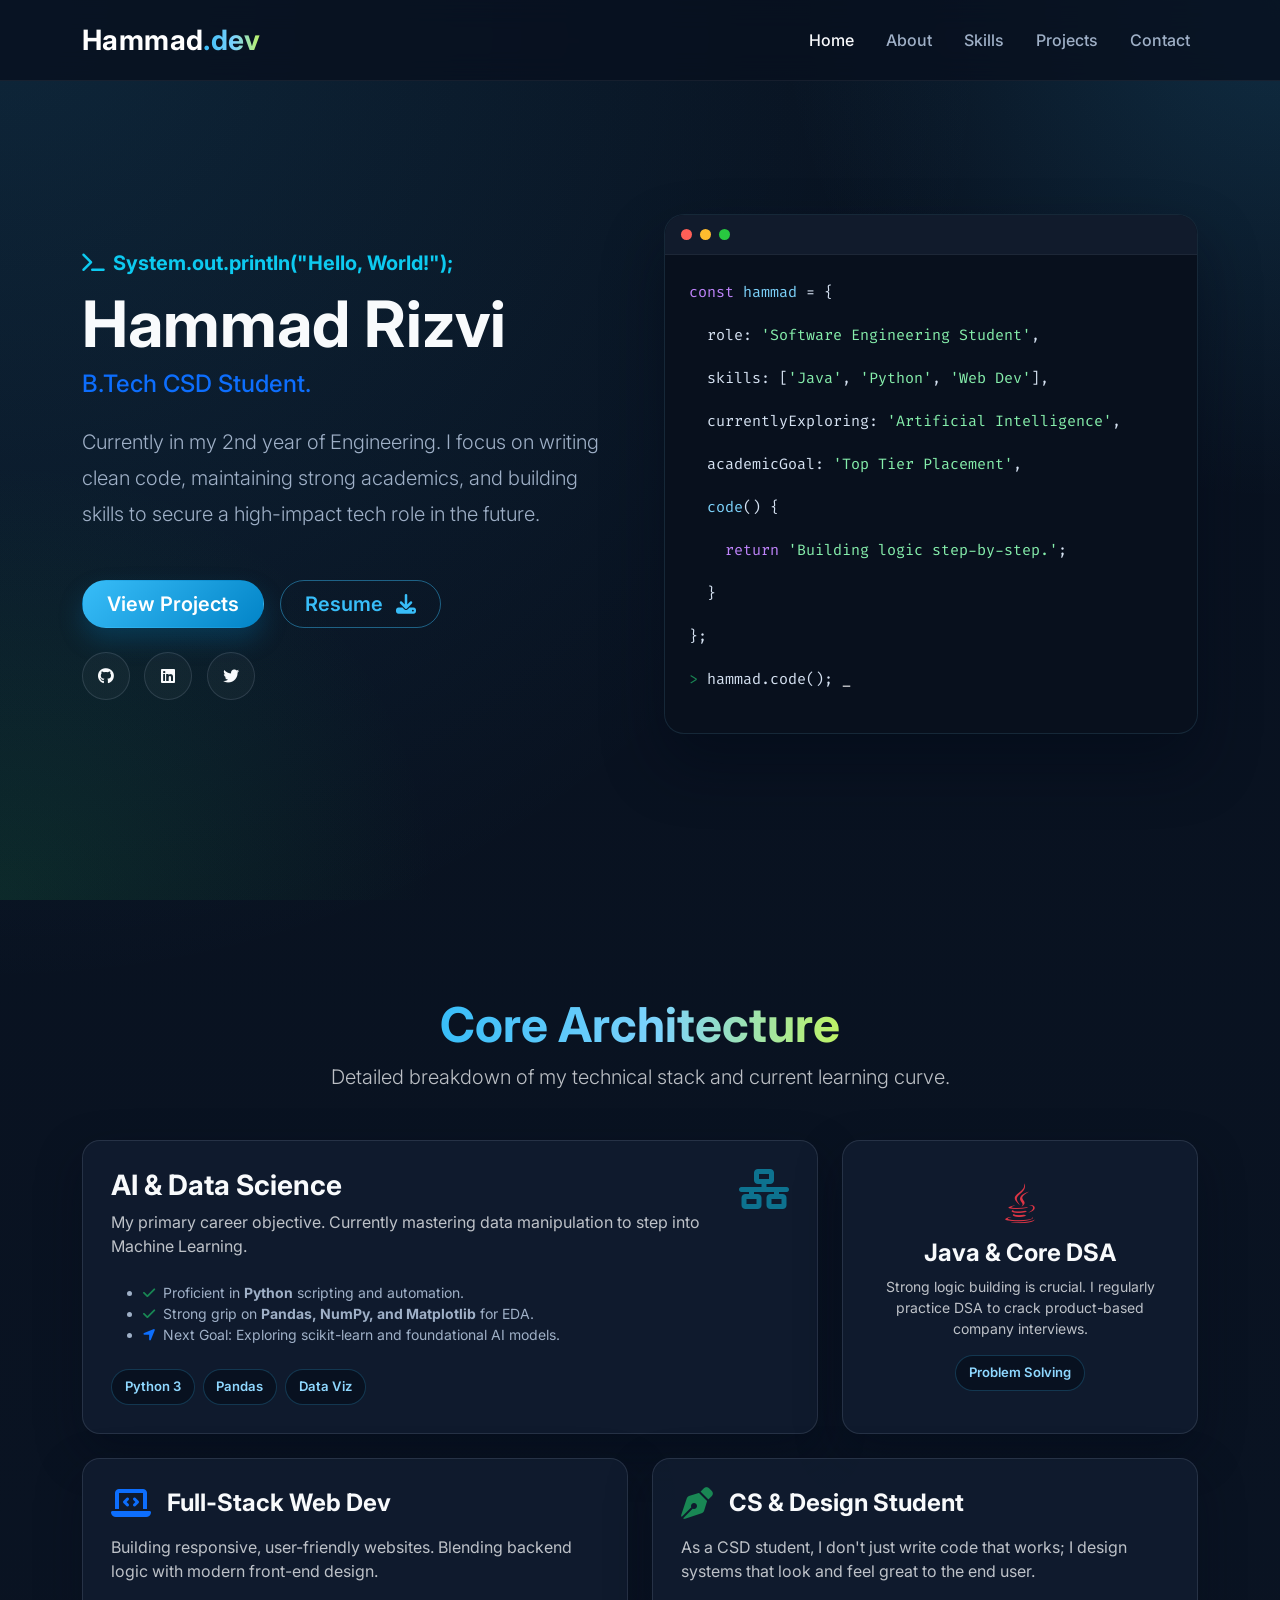
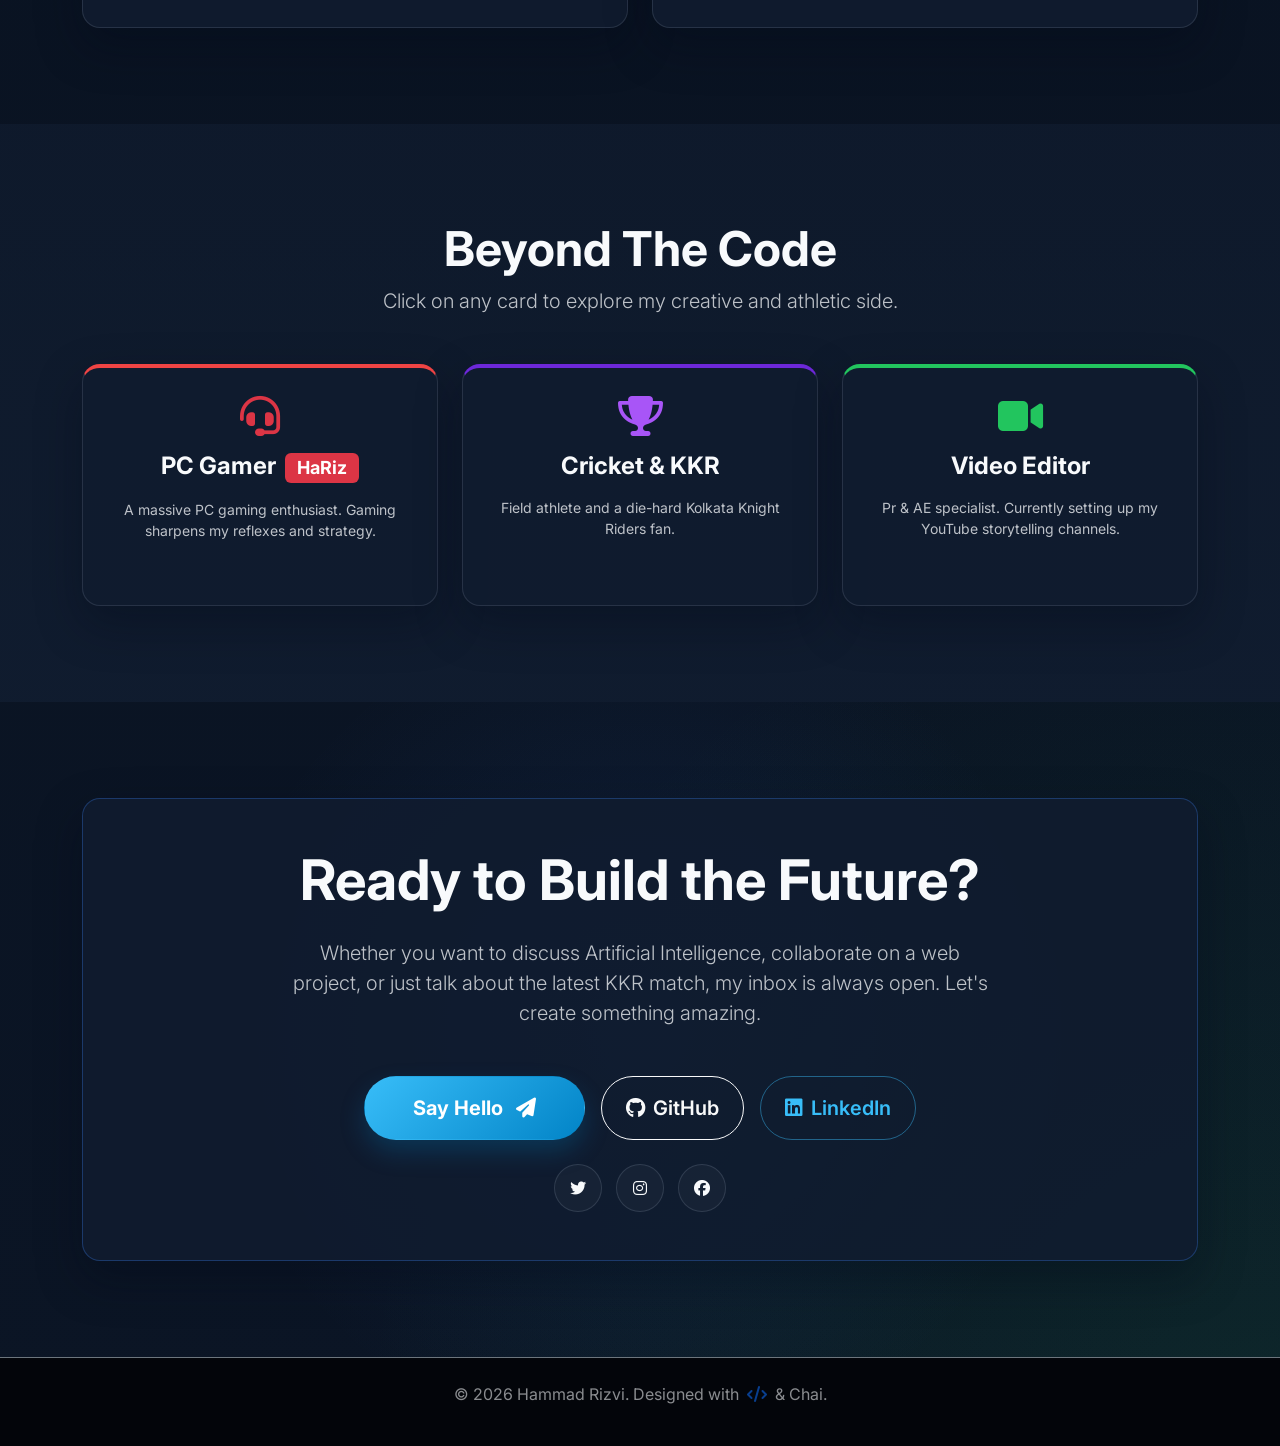
<file: index.html>
<!DOCTYPE html>
<html lang="en">
<head>
    <meta charset="UTF-8">
    <meta name="viewport" content="width=device-width, initial-scale=1.0">
    <meta name="description" content="Hammad Rizvi is a B.Tech CSD student building projects in AI, data science, Java, and web development.">
    <title>Hammad Rizvi | Portfolio</title>

    <link href="https://fonts.googleapis.com/css2?family=Inter:wght@300;400;500;700;800&family=Fira+Code:wght@400;500&display=swap" rel="stylesheet">
    <link href="https://cdn.jsdelivr.net/npm/bootstrap@5.3.2/dist/css/bootstrap.min.css" rel="stylesheet">
    <link rel="stylesheet" href="https://cdnjs.cloudflare.com/ajax/libs/font-awesome/6.5.1/css/all.min.css">
    <link href="https://unpkg.com/aos@2.3.1/dist/aos.css" rel="stylesheet">

    <link rel="stylesheet" href="assets/css/style.css">
    <link rel="icon" type="image/x-icon" href="assets/img/favicon.ico">
</head>
<body class="page-shell">

    <nav class="navbar navbar-expand-lg navbar-dark fixed-top glass-nav">
        <div class="container">
            <a class="navbar-brand fw-bold fs-3" href="index.html">Hammad<span class="text-gradient">.dev</span></a>
            <button class="navbar-toggler" type="button" data-bs-toggle="collapse" data-bs-target="#navbarNav" aria-label="Toggle navigation">
                <span class="navbar-toggler-icon"></span>
            </button>
            <div class="collapse navbar-collapse" id="navbarNav">
                <ul class="navbar-nav ms-auto gap-3">
                    <li class="nav-item"><a class="nav-link active" href="index.html">Home</a></li>
                    <li class="nav-item"><a class="nav-link" href="sections/about.html">About</a></li>
                    <li class="nav-item"><a class="nav-link" href="sections/skills.html">Skills</a></li>
                    <li class="nav-item"><a class="nav-link" href="sections/projects.html">Projects</a></li>
                    <li class="nav-item"><a class="nav-link" href="sections/contact.html">Contact</a></li>
                </ul>
            </div>
        </div>
    </nav>

    <header class="d-flex align-items-center vh-100 hero-bg">
        <div class="container text-center text-lg-start mt-5">
            <div class="row align-items-center g-5">
                <div class="col-lg-6" data-aos="fade-right" data-aos-duration="1200">
                    <p class="text-info fw-bold mb-2 fs-5"><i class="fas fa-terminal me-2"></i>System.out.println("Hello, World!");</p>
                    <h1 class="display-3 fw-bolder mb-2">Hammad Rizvi</h1>

                    <h2 class="h4 text-primary mb-4 hero-subtitle">
                        <span class="txt-rotate" data-period="2000" data-rotate='[ "B.Tech CSD Student.", "Exploring AI & Data Science.", "Java & DSA Problem Solver.", "Creative Web Developer." ]'></span>
                    </h2>

                    <p class="lead mb-5 intro-copy">Currently in my 2nd year of Engineering. I focus on writing clean code, maintaining strong academics, and building skills to secure a high-impact tech role in the future.</p>

                    <div class="d-flex flex-wrap gap-3 justify-content-center justify-content-lg-start mb-4">
                        <a href="sections/projects.html" class="btn btn-primary btn-lg px-4">View Projects</a>
                        <a href="assets/docs/Hammad_Rizvi_CV.pdf" target="_blank" rel="noreferrer" class="btn btn-outline-info btn-lg px-4">Resume <i class="fas fa-download ms-2"></i></a>
                    </div>

                    <div class="social-links">
                        <a href="https://github.com/hammadrizvi-dev" target="_blank" rel="noreferrer" class="social-link" aria-label="GitHub profile"><i class="fab fa-github"></i></a>
                        <a href="https://www.linkedin.com/in/hammadrizvi-dev" target="_blank" rel="noreferrer" class="social-link" aria-label="LinkedIn profile"><i class="fab fa-linkedin"></i></a>
                        <a href="https://x.com/hammadrizvi_dev" target="_blank" rel="noreferrer" class="social-link" aria-label="X profile"><i class="fab fa-twitter"></i></a>
                    </div>
                </div>

                <div class="col-lg-6 d-none d-lg-block" data-aos="fade-left" data-aos-duration="1200" data-aos-delay="200">
                    <div class="terminal-window">
                        <div class="terminal-header">
                            <div class="terminal-dot dot-red"></div>
                            <div class="terminal-dot dot-yellow"></div>
                            <div class="terminal-dot dot-green"></div>
                        </div>
                        <div class="terminal-body">
                            <p><span class="term-keyword">const</span> <span class="term-function">hammad</span> = {</p>
                            <p>&nbsp;&nbsp;role: <span class="term-string">'Software Engineering Student'</span>,</p>
                            <p>&nbsp;&nbsp;skills: [<span class="term-string">'Java'</span>, <span class="term-string">'Python'</span>, <span class="term-string">'Web Dev'</span>],</p>
                            <p>&nbsp;&nbsp;currentlyExploring: <span class="term-string">'Artificial Intelligence'</span>,</p>
                            <p>&nbsp;&nbsp;academicGoal: <span class="term-string">'Top Tier Placement'</span>,</p>
                            <p>&nbsp;&nbsp;<span class="term-function">code</span>() {</p>
                            <p>&nbsp;&nbsp;&nbsp;&nbsp;<span class="term-keyword">return</span> <span class="term-string">'Building logic step-by-step.'</span>;</p>
                            <p>&nbsp;&nbsp;}</p>
                            <p>};</p>
                            <p class="mt-3"><span class="text-success">&gt;</span> hammad.code(); <span class="text-light blink">_</span></p>
                        </div>
                    </div>
                </div>
            </div>
        </div>
    </header>

    <section class="py-5">
        <div class="container py-5">
            <div class="text-center mb-5" data-aos="fade-down">
                <h2 class="display-5 fw-bold"><span class="text-gradient">Core Architecture</span></h2>
                <p class="lead opacity-75">Detailed breakdown of my technical stack and current learning curve.</p>
            </div>

            <div class="row g-4">
                <div class="col-lg-8" data-aos="fade-up" data-aos-delay="100">
                    <div class="premium-card">
                        <div class="d-flex justify-content-between align-items-start mb-3">
                            <div>
                                <h3 class="fw-bold">AI & Data Science</h3>
                                <p class="opacity-75 mb-2">My primary career objective. Currently mastering data manipulation to step into Machine Learning.</p>
                            </div>
                            <i class="fas fa-network-wired text-info fs-1 opacity-50"></i>
                        </div>
                        <ul class="text-secondary small mb-4">
                            <li><i class="fas fa-check text-success me-2"></i>Proficient in <strong>Python</strong> scripting and automation.</li>
                            <li><i class="fas fa-check text-success me-2"></i>Strong grip on <strong>Pandas, NumPy, and Matplotlib</strong> for EDA.</li>
                            <li><i class="fas fa-location-arrow text-primary me-2"></i>Next Goal: Exploring scikit-learn and foundational AI models.</li>
                        </ul>
                        <div class="d-flex flex-wrap gap-2">
                            <span class="badge-tech">Python 3</span>
                            <span class="badge-tech">Pandas</span>
                            <span class="badge-tech">Data Viz</span>
                        </div>
                    </div>
                </div>

                <div class="col-lg-4" data-aos="fade-up" data-aos-delay="200">
                    <div class="premium-card text-center d-flex flex-column justify-content-center">
                        <i class="fab fa-java text-danger fs-1 mb-3"></i>
                        <h4 class="fw-bold">Java & Core DSA</h4>
                        <p class="small opacity-75 mb-3">Strong logic building is crucial. I regularly practice DSA to crack product-based company interviews.</p>
                        <span class="badge-tech mx-auto">Problem Solving</span>
                    </div>
                </div>

                <div class="col-lg-6" data-aos="fade-up" data-aos-delay="300">
                    <div class="premium-card">
                        <div class="d-flex align-items-center mb-3">
                            <i class="fas fa-laptop-code text-primary fs-2 me-3"></i>
                            <h4 class="fw-bold m-0">Full-Stack Web Dev</h4>
                        </div>
                        <p class="opacity-75">Building responsive, user-friendly websites. Blending backend logic with modern front-end design.</p>
                    </div>
                </div>

                <div class="col-lg-6" data-aos="fade-up" data-aos-delay="400">
                    <div class="premium-card">
                        <div class="d-flex align-items-center mb-3">
                            <i class="fas fa-pen-nib text-success fs-2 me-3"></i>
                            <h4 class="fw-bold m-0">CS & Design Student</h4>
                        </div>
                        <p class="opacity-75">As a CSD student, I don't just write code that works; I design systems that look and feel great to the end user.</p>
                    </div>
                </div>
            </div>
        </div>
    </section>

    <section class="py-5 section-soft">
        <div class="container py-5">
            <div class="text-center mb-5" data-aos="fade-down">
                <h2 class="display-5 fw-bold">Beyond The Code</h2>
                <p class="lead opacity-75">Click on any card to explore my creative and athletic side.</p>
            </div>

            <div class="row g-4 text-center">
                <div class="col-md-4" data-aos="flip-left" data-aos-delay="100">
                    <div class="premium-card clickable-card card-top-red pb-5" data-bs-toggle="modal" data-bs-target="#gamingModal">
                        <i class="fas fa-headset fs-1 mb-3 text-danger"></i>
                        <h4 class="fw-bold">PC Gamer <span class="badge bg-danger ms-1">HaRiz</span></h4>
                        <p class="opacity-75 mt-3 small">A massive PC gaming enthusiast. Gaming sharpens my reflexes and strategy.</p>
                    </div>
                </div>

                <div class="col-md-4" data-aos="flip-left" data-aos-delay="200">
                    <div class="premium-card clickable-card card-top-purple pb-5" data-bs-toggle="modal" data-bs-target="#cricketModal">
                        <i class="fas fa-trophy fs-1 mb-3 highlight-kkr"></i>
                        <h4 class="fw-bold">Cricket & KKR</h4>
                        <p class="opacity-75 mt-3 small">Field athlete and a die-hard Kolkata Knight Riders fan.</p>
                    </div>
                </div>

                <div class="col-md-4" data-aos="flip-left" data-aos-delay="300">
                    <div class="premium-card clickable-card card-top-accent pb-5" data-bs-toggle="modal" data-bs-target="#editingModal">
                        <i class="fas fa-video fs-1 mb-3 feature-icon"></i>
                        <h4 class="fw-bold">Video Editor</h4>
                        <p class="opacity-75 mt-3 small">Pr & AE specialist. Currently setting up my YouTube storytelling channels.</p>
                    </div>
                </div>
            </div>
        </div>
    </section>

    <section class="py-5 position-relative overflow-hidden">
        <div class="cta-glow"></div>

        <div class="container py-5" data-aos="fade-up">
            <div class="premium-card text-center p-md-5 cta-card">
                <h2 class="display-4 fw-bolder mb-4">Ready to Build the Future?</h2>
                <p class="lead opacity-75 mb-5 mx-auto content-narrow">
                    Whether you want to discuss Artificial Intelligence, collaborate on a web project, or just talk about the latest KKR match, my inbox is always open. Let's create something amazing.
                </p>

                <div class="d-flex flex-wrap gap-3 justify-content-center mb-4">
                    <a href="sections/contact.html" class="btn btn-primary btn-lg px-5 py-3 fw-bold fs-5">Say Hello <i class="fas fa-paper-plane ms-2"></i></a>
                    <a href="https://github.com/hammadrizvi-dev" target="_blank" rel="noreferrer" class="btn btn-outline-light btn-lg px-4 py-3 fs-5"><i class="fab fa-github me-2"></i>GitHub</a>
                    <a href="https://www.linkedin.com/in/hammadrizvi-dev" target="_blank" rel="noreferrer" class="btn btn-outline-info btn-lg px-4 py-3 fs-5"><i class="fab fa-linkedin me-2"></i>LinkedIn</a>
                </div>

                <div class="social-links centered">
                    <a href="https://x.com/hammadrizvi_dev" target="_blank" rel="noreferrer" class="social-link" aria-label="X profile"><i class="fab fa-twitter"></i></a>
                    <a href="https://www.instagram.com/hammadrizvi.dev" target="_blank" rel="noreferrer" class="social-link instagram" aria-label="Instagram profile"><i class="fab fa-instagram"></i></a>
                    <a href="https://www.facebook.com/hammadrizvi.dev" target="_blank" rel="noreferrer" class="social-link" aria-label="Facebook profile"><i class="fab fa-facebook"></i></a>
                </div>
            </div>
        </div>
    </section>

    <div class="modal fade" id="gamingModal" tabindex="-1" aria-hidden="true">
        <div class="modal-dialog modal-dialog-centered">
            <div class="modal-content">
                <div class="modal-header">
                    <h5 class="modal-title fw-bold text-danger"><i class="fas fa-headset me-2"></i>The Gamer: HaRiz</h5>
                    <button type="button" class="btn-close btn-close-white" data-bs-dismiss="modal" aria-label="Close"></button>
                </div>
                <div class="modal-body">
                    <p>When the compiler rests, the games begin. Gaming is my ultimate way to reset my mind.</p>
                    <ul>
                        <li><strong>Strategic Thinking:</strong> Multiplayer games teach quick decision-making.</li>
                        <li><strong>Community:</strong> Building connections with gamers worldwide.</li>
                        <li><strong>Setup:</strong> Constantly upgrading my PC to handle both intense coding algorithms and high-FPS gaming.</li>
                    </ul>
                </div>
            </div>
        </div>
    </div>

    <div class="modal fade" id="cricketModal" tabindex="-1" aria-hidden="true">
        <div class="modal-dialog modal-dialog-centered">
            <div class="modal-content">
                <div class="modal-header">
                    <h5 class="modal-title fw-bold highlight-kkr"><i class="fas fa-cricket-bat-ball me-2"></i>Korbo, Lorbo, Jeetbo!</h5>
                    <button type="button" class="btn-close btn-close-white" data-bs-dismiss="modal" aria-label="Close"></button>
                </div>
                <div class="modal-body">
                    <p>I believe physical activity is just as important as mental exercise.</p>
                    <ul>
                        <li><strong>On the Field:</strong> I actively play cricket, focusing on teamwork and stamina.</li>
                        <li><strong>IPL Passion:</strong> Huge supporter of KKR. I love analyzing match strategies, player auctions, and team dynamics.</li>
                    </ul>
                </div>
            </div>
        </div>
    </div>

    <div class="modal fade" id="editingModal" tabindex="-1" aria-hidden="true">
        <div class="modal-dialog modal-dialog-centered">
            <div class="modal-content">
                <div class="modal-header">
                    <h5 class="modal-title fw-bold text-info"><i class="fas fa-film me-2"></i>Visual Storytelling</h5>
                    <button type="button" class="btn-close btn-close-white" data-bs-dismiss="modal" aria-label="Close"></button>
                </div>
                <div class="modal-body">
                    <p>Writing code builds the system, but video editing tells the story.</p>
                    <ul>
                        <li><strong>Software:</strong> Adobe Premiere Pro & After Effects.</li>
                        <li><strong>The Vision:</strong> I am currently building content strategies for upcoming YouTube channels, blending tech knowledge with engaging visuals.</li>
                        <li><strong>VFX:</strong> Learning motion graphics to make my content stand out.</li>
                    </ul>
                </div>
            </div>
        </div>
    </div>

    <footer class="text-center py-4 border-top border-secondary mt-auto footer-shell">
        <p class="footer-copy m-0 mb-3">&copy; 2026 Hammad Rizvi. Designed with <i class="fas fa-code text-primary mx-1"></i> & Chai.</p>
    </footer>

    <script src="https://cdn.jsdelivr.net/npm/bootstrap@5.3.2/dist/js/bootstrap.bundle.min.js"></script>
    <script src="https://unpkg.com/aos@2.3.1/dist/aos.js"></script>
    <script src="assets/js/main.js"></script>
</body>
</html>
</file>
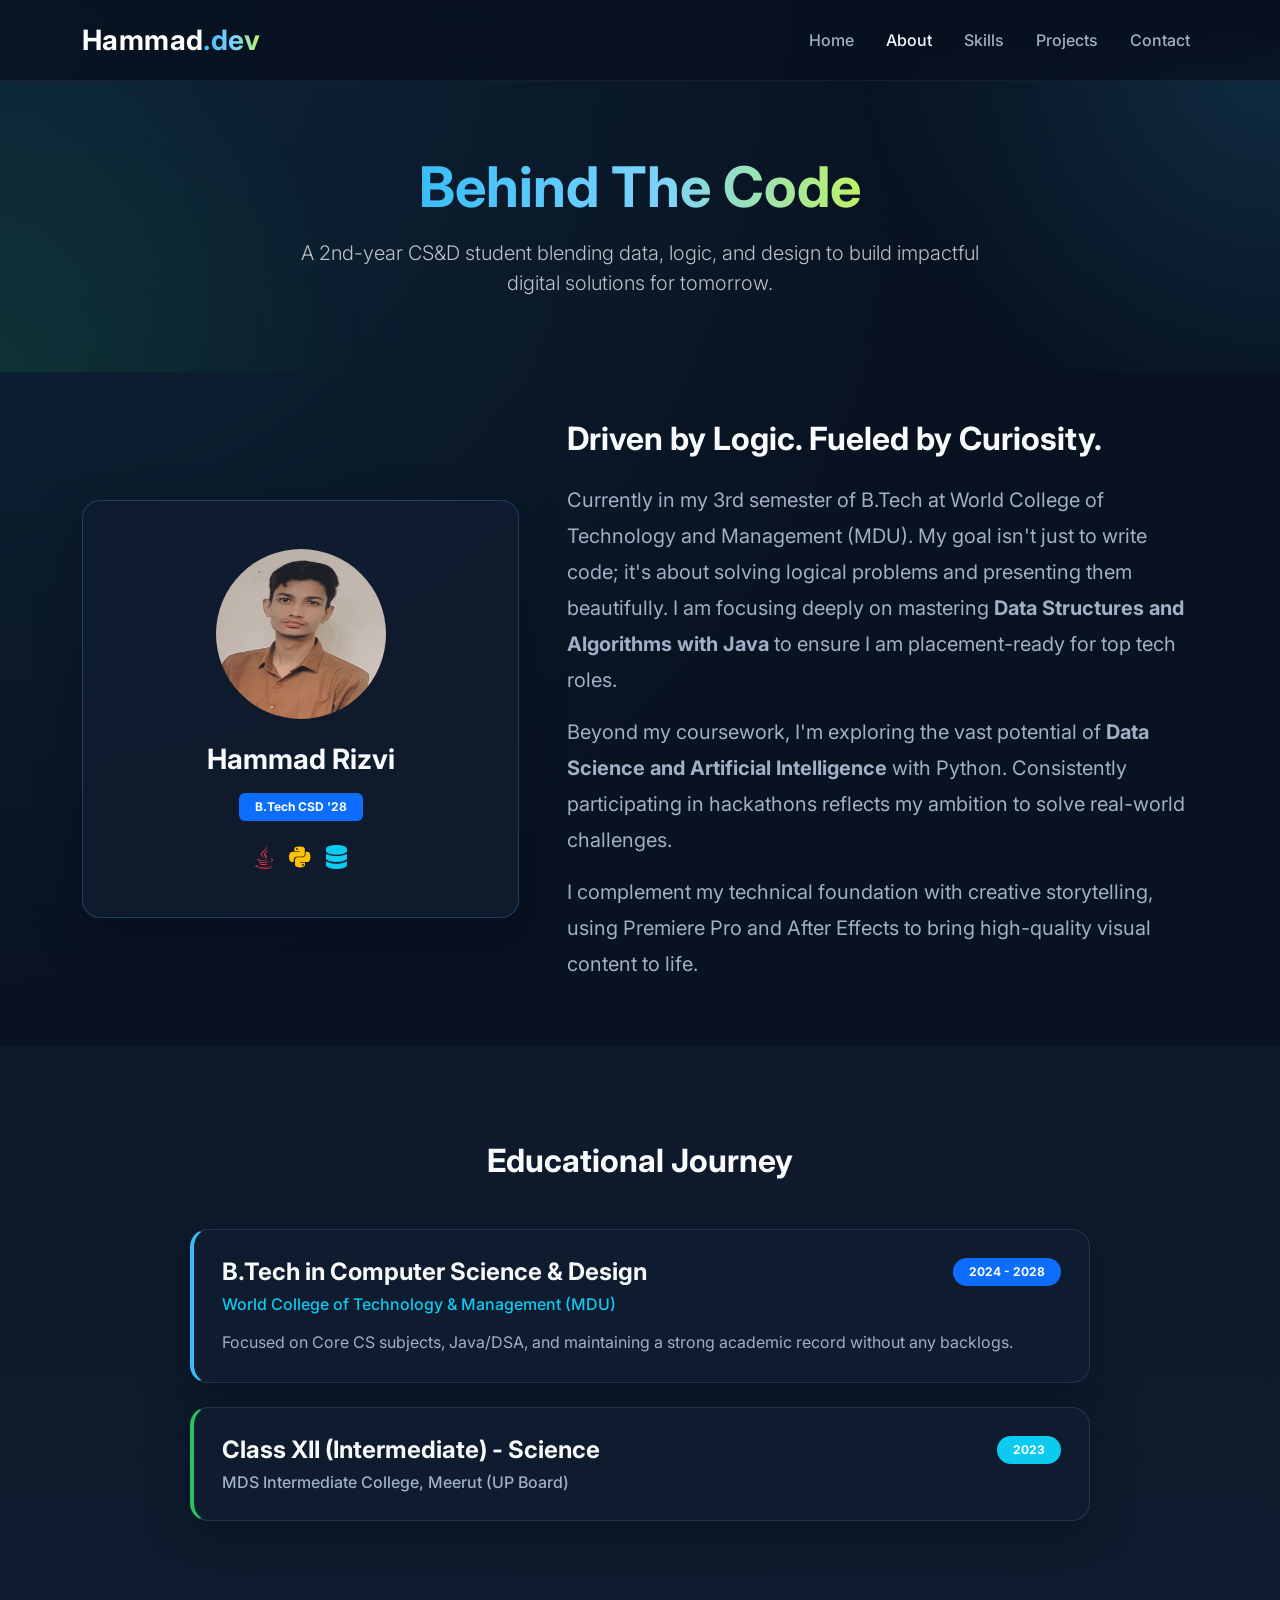
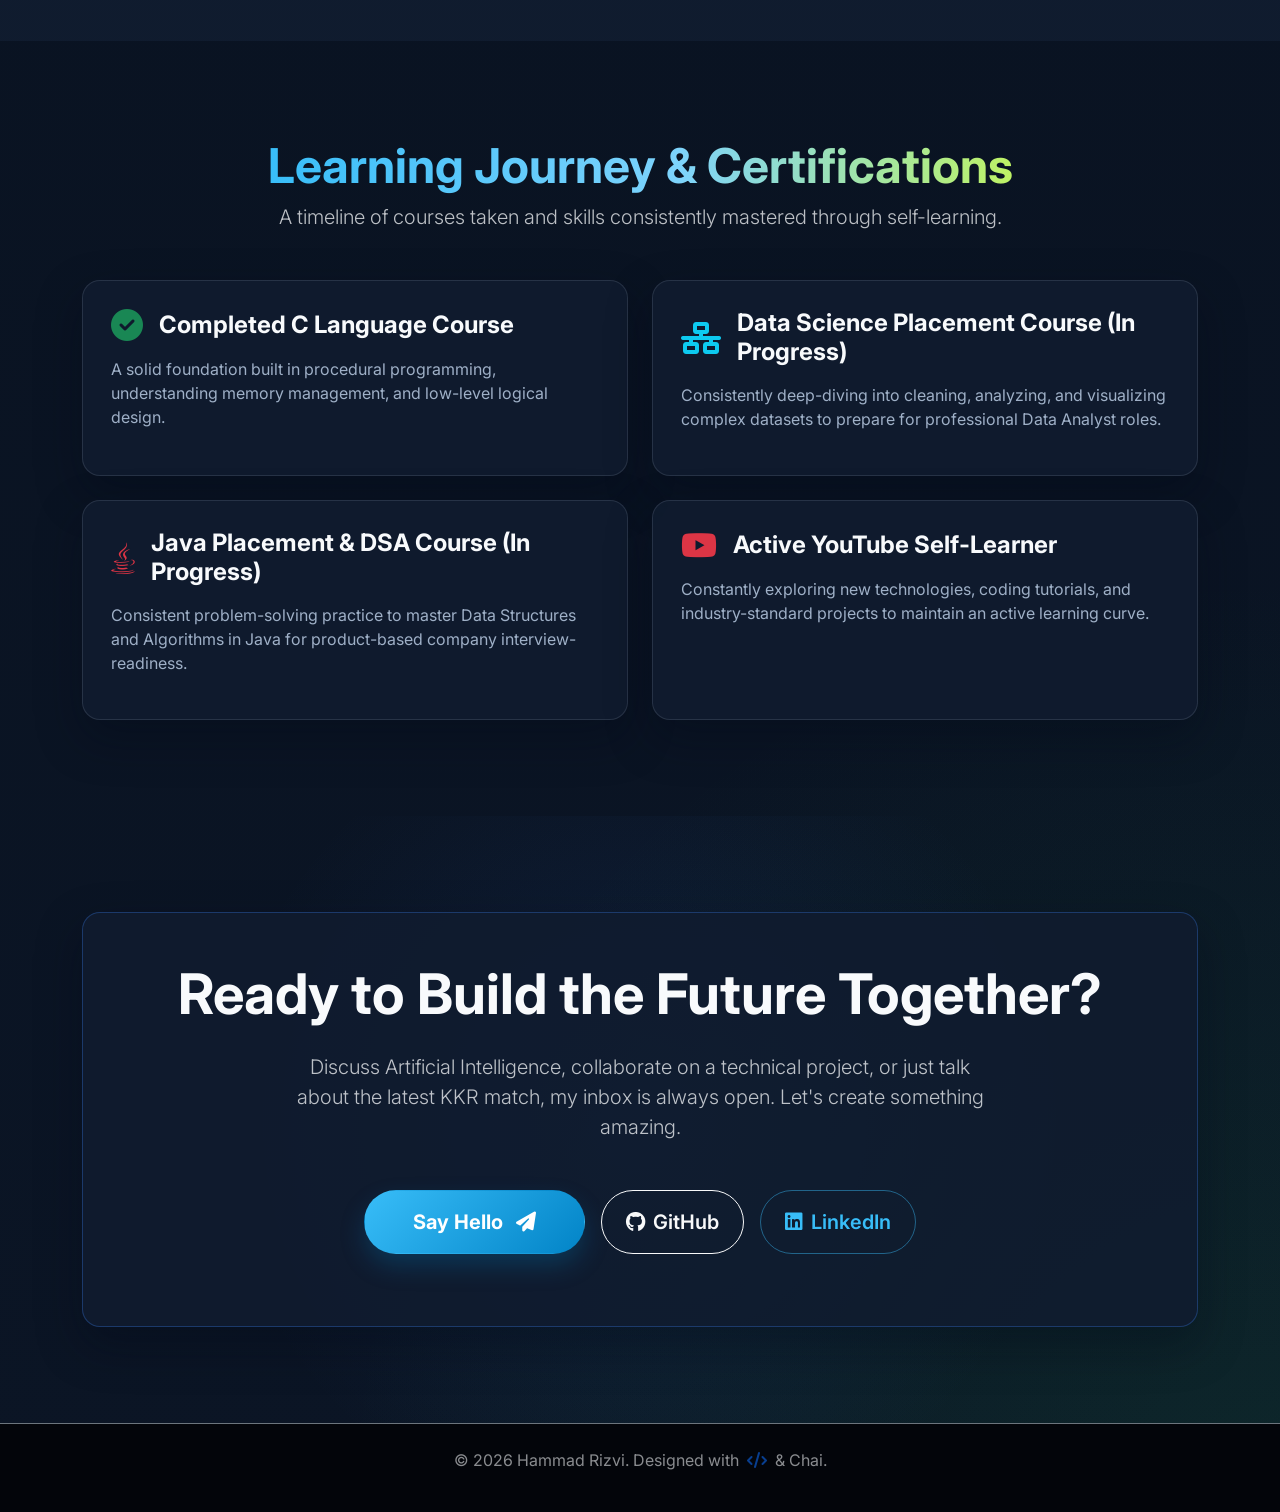
<file: sections/about.html>
<!DOCTYPE html>
<html lang="en">
<head>
    <meta charset="UTF-8">
    <meta name="viewport" content="width=device-width, initial-scale=1.0">
    <meta name="description" content="Learn more about Hammad Rizvi, a Computer Science and Design student focused on Java, data science, AI, and creative problem solving.">
    <title>About - Hammad Rizvi</title>

    <link href="https://fonts.googleapis.com/css2?family=Inter:wght@300;400;500;700;800&display=swap" rel="stylesheet">
    <link href="https://cdn.jsdelivr.net/npm/bootstrap@5.3.2/dist/css/bootstrap.min.css" rel="stylesheet">
    <link rel="stylesheet" href="https://cdnjs.cloudflare.com/ajax/libs/font-awesome/6.5.1/css/all.min.css">
    <link href="https://unpkg.com/aos@2.3.1/dist/aos.css" rel="stylesheet">

    <link rel="stylesheet" href="../assets/css/style.css">
    <link rel="icon" type="image/x-icon" href="../assets/img/favicon.ico">
</head>
<body class="page-shell">

    <nav class="navbar navbar-expand-lg navbar-dark fixed-top glass-nav">
        <div class="container">
            <a class="navbar-brand fw-bold fs-3" href="../index.html">Hammad<span class="text-gradient">.dev</span></a>
            <button class="navbar-toggler" type="button" data-bs-toggle="collapse" data-bs-target="#navbarNav" aria-label="Toggle navigation">
                <span class="navbar-toggler-icon"></span>
            </button>
            <div class="collapse navbar-collapse" id="navbarNav">
                <ul class="navbar-nav ms-auto gap-3">
                    <li class="nav-item"><a class="nav-link" href="../index.html">Home</a></li>
                    <li class="nav-item"><a class="nav-link active" href="about.html">About</a></li>
                    <li class="nav-item"><a class="nav-link" href="skills.html">Skills</a></li>
                    <li class="nav-item"><a class="nav-link" href="projects.html">Projects</a></li>
                    <li class="nav-item"><a class="nav-link" href="contact.html">Contact</a></li>
                </ul>
            </div>
        </div>
    </nav>

    <section class="py-5 mt-5 text-center hero-bg page-hero" data-aos="fade-down">
        <div class="container pt-5">
            <h1 class="display-4 fw-bolder mb-3"><span class="text-gradient">Behind The Code</span></h1>
            <p class="lead opacity-75 mx-auto content-narrow">
                A 2nd-year CS&amp;D student blending data, logic, and design to build impactful digital solutions for tomorrow.
            </p>
        </div>
    </section>

    <section class="py-5">
        <div class="container">
            <div class="row align-items-center g-5">
                <div class="col-lg-5" data-aos="fade-right">
                    <div class="premium-card text-center py-5 d-flex flex-column justify-content-center align-items-center profile-panel card-outline">
                        <img src="../assets/img/profile.jpg" alt="Portrait of Hammad Rizvi" class="rounded-circle mb-4" width="170" height="170">
                        <h3 class="fw-bold">Hammad Rizvi</h3>
                        <span class="badge bg-primary px-3 py-2 mt-2">B.Tech CSD '28</span>
                        <div class="mt-4 d-flex gap-3 justify-content-center fs-4">
                            <i class="fab fa-java text-danger"></i>
                            <i class="fab fa-python text-warning"></i>
                            <i class="fas fa-database text-info"></i>
                        </div>
                    </div>
                </div>

                <div class="col-lg-7" data-aos="fade-left">
                    <h2 class="fw-bold mb-4">Driven by Logic. Fueled by Curiosity.</h2>
                    <p class="text-secondary fs-5 intro-copy">
                        Currently in my 3rd semester of B.Tech at World College of Technology and Management (MDU). My goal isn't just to write code; it's about solving logical problems and presenting them beautifully. I am focusing deeply on mastering <strong>Data Structures and Algorithms with Java</strong> to ensure I am placement-ready for top tech roles.
                    </p>
                    <p class="text-secondary fs-5 intro-copy">
                        Beyond my coursework, I'm exploring the vast potential of <strong>Data Science and Artificial Intelligence</strong> with Python. Consistently participating in hackathons reflects my ambition to solve real-world challenges.
                    </p>
                    <p class="text-secondary fs-5 intro-copy">
                        I complement my technical foundation with creative storytelling, using Premiere Pro and After Effects to bring high-quality visual content to life.
                    </p>
                </div>
            </div>
        </div>
    </section>

    <section class="py-5 section-soft">
        <div class="container py-5">
            <h2 class="fw-bold text-center mb-5" data-aos="fade-up">Educational Journey</h2>

            <div class="row justify-content-center timeline-grid">
                <div class="premium-card mb-4 timeline-card timeline-card-primary" data-aos="fade-up" data-aos-delay="100">
                    <div class="d-flex justify-content-between align-items-center mb-2 flex-wrap gap-3">
                        <h4 class="fw-bold text-light m-0">B.Tech in Computer Science & Design</h4>
                        <span class="badge bg-primary rounded-pill px-3 py-2">2024 - 2028</span>
                    </div>
                    <h6 class="text-info mb-3">World College of Technology &amp; Management (MDU)</h6>
                    <p class="text-secondary m-0">Focused on Core CS subjects, Java/DSA, and maintaining a strong academic record without any backlogs.</p>
                </div>

                <div class="premium-card mb-4 timeline-card timeline-card-accent" data-aos="fade-up" data-aos-delay="200">
                    <div class="d-flex justify-content-between align-items-center mb-2 flex-wrap gap-3">
                        <h4 class="fw-bold text-light m-0">Class XII (Intermediate) - Science</h4>
                        <span class="badge bg-info rounded-pill px-3 py-2">2023</span>
                    </div>
                    <h6 class="text-secondary mb-0">MDS Intermediate College, Meerut (UP Board)</h6>
                </div>
            </div>
        </div>
    </section>

    <section class="py-5">
        <div class="container py-5">
            <div class="text-center mb-5" data-aos="fade-down">
                <h2 class="display-5 fw-bold"><span class="text-gradient">Learning Journey &amp; Certifications</span></h2>
                <p class="lead opacity-75">A timeline of courses taken and skills consistently mastered through self-learning.</p>
            </div>

            <div class="row g-4 justify-content-center">
                <div class="col-md-6" data-aos="fade-up" data-aos-delay="100">
                    <div class="premium-card h-100 certification-card">
                        <div class="d-flex align-items-center mb-3">
                            <i class="fas fa-check-circle text-success fs-2 me-3"></i>
                            <h4 class="fw-bold m-0">Completed C Language Course</h4>
                        </div>
                        <p class="text-secondary">A solid foundation built in procedural programming, understanding memory management, and low-level logical design.</p>
                    </div>
                </div>

                <div class="col-md-6" data-aos="fade-up" data-aos-delay="200">
                    <div class="premium-card h-100 certification-card">
                        <div class="d-flex align-items-center mb-3">
                            <i class="fas fa-network-wired text-info fs-2 me-3"></i>
                            <h4 class="fw-bold m-0">Data Science Placement Course (In Progress)</h4>
                        </div>
                        <p class="text-secondary">Consistently deep-diving into cleaning, analyzing, and visualizing complex datasets to prepare for professional Data Analyst roles.</p>
                    </div>
                </div>

                <div class="col-md-6" data-aos="fade-up" data-aos-delay="300">
                    <div class="premium-card h-100 certification-card">
                        <div class="d-flex align-items-center mb-3">
                            <i class="fab fa-java text-danger fs-2 me-3"></i>
                            <h4 class="fw-bold m-0">Java Placement &amp; DSA Course (In Progress)</h4>
                        </div>
                        <p class="text-secondary">Consistent problem-solving practice to master Data Structures and Algorithms in Java for product-based company interview-readiness.</p>
                    </div>
                </div>

                <div class="col-md-6" data-aos="fade-up" data-aos-delay="400">
                    <div class="premium-card h-100 learning-card">
                        <div class="d-flex align-items-center mb-3">
                            <i class="fab fa-youtube text-danger fs-2 me-3"></i>
                            <h4 class="fw-bold m-0">Active YouTube Self-Learner</h4>
                        </div>
                        <p class="text-secondary">Constantly exploring new technologies, coding tutorials, and industry-standard projects to maintain an active learning curve.</p>
                    </div>
                </div>
            </div>
        </div>
    </section>

    <section class="py-5 position-relative overflow-hidden">
        <div class="cta-glow"></div>

        <div class="container py-5" data-aos="fade-up">
            <div class="premium-card text-center p-md-5 cta-card">
                <h2 class="display-4 fw-bolder mb-4">Ready to Build the Future Together?</h2>
                <p class="lead opacity-75 mb-5 mx-auto content-narrow">
                    Discuss Artificial Intelligence, collaborate on a technical project, or just talk about the latest KKR match, my inbox is always open. Let's create something amazing.
                </p>

                <div class="d-flex flex-wrap gap-3 justify-content-center mb-4">
                    <a href="contact.html" class="btn btn-primary btn-lg px-5 py-3 fw-bold fs-5">Say Hello <i class="fas fa-paper-plane ms-2"></i></a>
                    <a href="https://github.com/hammadrizvi-dev" target="_blank" rel="noreferrer" class="btn btn-outline-light btn-lg px-4 py-3 fs-5"><i class="fab fa-github me-2"></i>GitHub</a>
                    <a href="https://www.linkedin.com/in/hammadrizvi-dev" target="_blank" rel="noreferrer" class="btn btn-outline-info btn-lg px-4 py-3 fs-5"><i class="fab fa-linkedin me-2"></i>LinkedIn</a>
                </div>
            </div>
        </div>
    </section>

    <footer class="text-center py-4 border-top border-secondary mt-auto footer-shell">
        <p class="footer-copy m-0 mb-3">&copy; 2026 Hammad Rizvi. Designed with <i class="fas fa-code text-primary mx-1"></i> & Chai.</p>
    </footer>

    <script src="https://cdn.jsdelivr.net/npm/bootstrap@5.3.2/dist/js/bootstrap.bundle.min.js"></script>
    <script src="https://unpkg.com/aos@2.3.1/dist/aos.js"></script>
    <script src="../assets/js/main.js"></script>
</body>
</html>
</file>
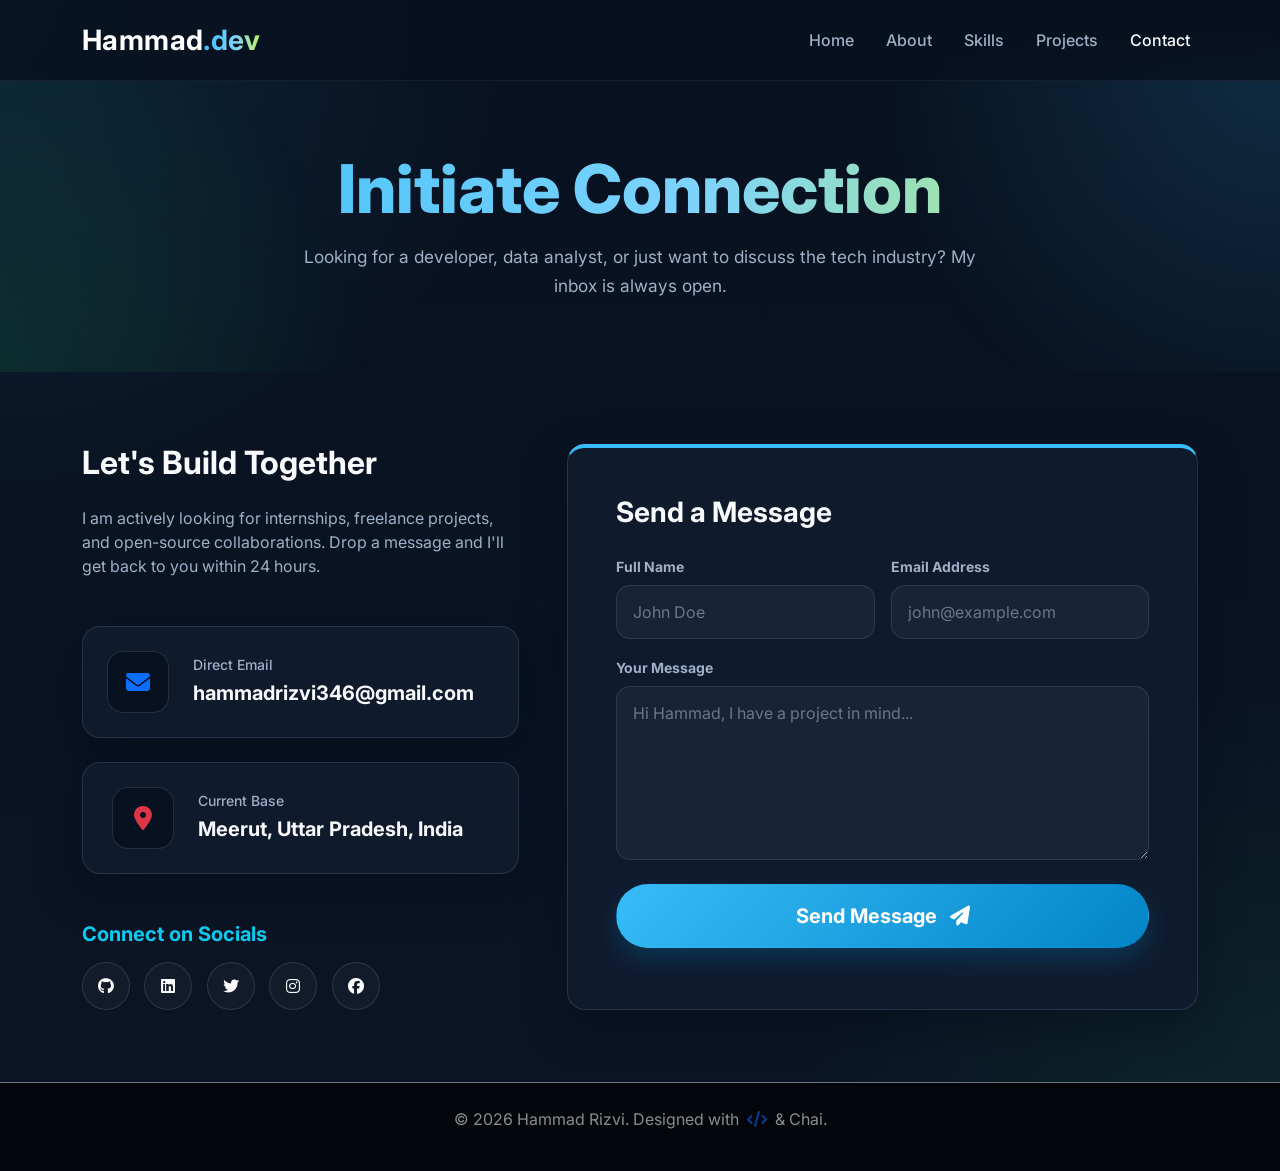
<file: sections/contact.html>
<!DOCTYPE html>
<html lang="en">
<head>
    <meta charset="UTF-8">
    <meta name="viewport" content="width=device-width, initial-scale=1.0">
    <meta name="description" content="Contact Hammad Rizvi for internships, projects, collaborations, and student opportunities.">
    <title>Contact - Hammad Rizvi</title>

    <link href="https://fonts.googleapis.com/css2?family=Inter:wght@300;400;500;700;800&display=swap" rel="stylesheet">
    <link href="https://cdn.jsdelivr.net/npm/bootstrap@5.3.2/dist/css/bootstrap.min.css" rel="stylesheet">
    <link rel="stylesheet" href="https://cdnjs.cloudflare.com/ajax/libs/font-awesome/6.5.1/css/all.min.css">
    <link href="https://unpkg.com/aos@2.3.1/dist/aos.css" rel="stylesheet">

    <link rel="stylesheet" href="../assets/css/style.css">
    <link rel="icon" type="image/x-icon" href="../assets/img/favicon.ico">
</head>
<body class="page-shell">

    <nav class="navbar navbar-expand-lg navbar-dark fixed-top glass-nav">
        <div class="container">
            <a class="navbar-brand fw-bold fs-3" href="../index.html">Hammad<span class="text-gradient">.dev</span></a>
            <button class="navbar-toggler" type="button" data-bs-toggle="collapse" data-bs-target="#navbarNav" aria-label="Toggle navigation">
                <span class="navbar-toggler-icon"></span>
            </button>
            <div class="collapse navbar-collapse" id="navbarNav">
                <ul class="navbar-nav ms-auto gap-3">
                    <li class="nav-item"><a class="nav-link" href="../index.html">Home</a></li>
                    <li class="nav-item"><a class="nav-link" href="about.html">About</a></li>
                    <li class="nav-item"><a class="nav-link" href="skills.html">Skills</a></li>
                    <li class="nav-item"><a class="nav-link" href="projects.html">Projects</a></li>
                    <li class="nav-item"><a class="nav-link active" href="contact.html">Contact</a></li>
                </ul>
            </div>
        </div>
    </nav>

    <section class="py-5 mt-5 text-center hero-bg page-hero" data-aos="fade-down">
        <div class="container pt-5">
            <h1 class="display-large text-gradient mb-3">Initiate Connection</h1>
            <p class="heading-premium mx-auto content-narrow">
                Looking for a developer, data analyst, or just want to discuss the tech industry? My inbox is always open.
            </p>
        </div>
    </section>

    <section class="py-5">
        <div class="container py-4">
            <div class="row g-5">
                <div class="col-lg-5" data-aos="fade-right">
                    <h2 class="fw-bold mb-4">Let's Build Together</h2>
                    <p class="text-secondary mb-5">I am actively looking for internships, freelance projects, and open-source collaborations. Drop a message and I'll get back to you within 24 hours.</p>

                    <div class="d-flex flex-column gap-4 mb-5">
                        <div class="premium-card p-4 d-flex align-items-center hover-scale">
                            <div class="icon-panel me-4">
                                <i class="fas fa-envelope text-primary fs-4"></i>
                            </div>
                            <div>
                                <h6 class="text-secondary m-0 mb-1 small">Direct Email</h6>
                                <a href="mailto:hammadrizvi346@gmail.com" class="text-light fw-bold text-decoration-none fs-5">hammadrizvi346@gmail.com</a>
                            </div>
                        </div>
                        <div class="premium-card p-4 d-flex align-items-center hover-scale">
                            <div class="icon-panel offset-icon me-4">
                                <i class="fas fa-map-marker-alt text-danger fs-4"></i>
                            </div>
                            <div>
                                <h6 class="text-secondary m-0 mb-1 small">Current Base</h6>
                                <p class="text-light fw-bold m-0 fs-5">Meerut, Uttar Pradesh, India</p>
                            </div>
                        </div>
                    </div>

                    <h5 class="fw-bold text-info mb-3">Connect on Socials</h5>
                    <div class="social-links">
                        <a href="https://github.com/hammadrizvi-dev" target="_blank" rel="noreferrer" class="social-link" aria-label="GitHub profile"><i class="fab fa-github"></i></a>
                        <a href="https://www.linkedin.com/in/hammadrizvi-dev" target="_blank" rel="noreferrer" class="social-link" aria-label="LinkedIn profile"><i class="fab fa-linkedin"></i></a>
                        <a href="https://x.com/hammadrizvi_dev" target="_blank" rel="noreferrer" class="social-link" aria-label="X profile"><i class="fab fa-twitter"></i></a>
                        <a href="https://www.instagram.com/hammadrizvi.dev" target="_blank" rel="noreferrer" class="social-link instagram" aria-label="Instagram profile"><i class="fab fa-instagram"></i></a>
                        <a href="https://www.facebook.com/hammadrizvi.dev" target="_blank" rel="noreferrer" class="social-link" aria-label="Facebook profile"><i class="fab fa-facebook"></i></a>
                    </div>
                </div>

                <div class="col-lg-7" data-aos="fade-left">
                    <div class="premium-card p-md-5 card-top-primary">
                        <h3 class="fw-bold mb-4">Send a Message</h3>
                        <form action="https://formspree.io/f/xkgqjayk" method="POST">
                            <div class="row g-3">
                                <div class="col-md-6 mb-3">
                                    <label class="form-label text-secondary small fw-bold">Full Name</label>
                                    <input type="text" name="name" class="form-control" placeholder="John Doe" required>
                                </div>
                                <div class="col-md-6 mb-3">
                                    <label class="form-label text-secondary small fw-bold">Email Address</label>
                                    <input type="email" name="email" class="form-control" placeholder="john@example.com" required>
                                </div>
                            </div>
                            <div class="mb-4">
                                <label class="form-label text-secondary small fw-bold">Your Message</label>
                                <textarea name="message" class="form-control" rows="6" placeholder="Hi Hammad, I have a project in mind..." required></textarea>
                            </div>

                            <button type="submit" class="btn btn-primary btn-lg w-100 fw-bold py-3">
                                Send Message <i class="fas fa-paper-plane ms-2"></i>
                            </button>
                        </form>
                    </div>
                </div>
            </div>
        </div>
    </section>

    <footer class="text-center py-4 border-top border-secondary mt-auto footer-shell">
        <p class="footer-copy m-0 mb-3">&copy; 2026 Hammad Rizvi. Designed with <i class="fas fa-code text-primary mx-1"></i> & Chai.</p>
    </footer>

    <script src="https://cdn.jsdelivr.net/npm/bootstrap@5.3.2/dist/js/bootstrap.bundle.min.js"></script>
    <script src="https://unpkg.com/aos@2.3.1/dist/aos.js"></script>
    <script src="../assets/js/main.js"></script>
</body>
</html>
</file>
<file: assets/css/style.css>
@import url('https://fonts.googleapis.com/css2?family=Inter:wght@300;400;500;600;700;800&family=Fira+Code:wght@400;500&display=swap');

:root {
    --bg-dark: #08111f;
    --bg-soft: #0f1b2d;
    --bg-surface: #101c2f;
    --bg-card: rgba(16, 28, 47, 0.88);
    --bg-card-hover: rgba(21, 38, 64, 0.96);
    --primary: #38bdf8;
    --primary-dark: #0284c7;
    --accent: #22c55e;
    --text-main: #f8fafc;
    --text-muted: #9fb0c7;
    --border: rgba(148, 163, 184, 0.18);
    --shadow: 0 18px 45px rgba(2, 8, 23, 0.35);
    --radius: 18px;
    --gamer-red: #ef4444;
    --kkr-purple: #6d28d9;
}

* {
    box-sizing: border-box;
}

html {
    scroll-behavior: smooth;
}

body {
    margin: 0;
    min-height: 100vh;
    font-family: 'Inter', sans-serif;
    background:
        radial-gradient(circle at top left, rgba(56, 189, 248, 0.12), transparent 30%),
        radial-gradient(circle at bottom right, rgba(34, 197, 94, 0.10), transparent 28%),
        linear-gradient(180deg, #08111f 0%, #0b1525 100%);
    color: var(--text-main);
    overflow-x: hidden;
}

a {
    color: inherit;
    text-decoration: none;
}

img {
    max-width: 100%;
    display: block;
}

section,
header {
    position: relative;
}

.page-shell {
    min-height: 100vh;
}

.page-hero {
    min-height: 36vh;
    display: flex;
    align-items: center;
}

.section-soft {
    background: linear-gradient(180deg, rgba(16, 28, 47, 0.7), rgba(16, 28, 47, 0.95));
}

.section-divider {
    border-top: 1px solid rgba(255, 255, 255, 0.06);
}

.display-large {
    font-size: clamp(2.5rem, 6vw, 4.2rem);
    font-weight: 800;
    line-height: 1.1;
}

.hero-subtitle {
    min-height: 30px;
}

.heading-premium,
.intro-copy,
.text-secondary {
    color: var(--text-muted) !important;
}

.heading-premium {
    font-size: 1.08rem;
    line-height: 1.7;
}

.numbered-heading {
    text-align: center !important;
}

.intro-copy {
    line-height: 1.8;
}

.text-gradient {
    background: linear-gradient(90deg, var(--primary), #7dd3fc 55%, #bef264 100%);
    background-clip: text;
    -webkit-background-clip: text;
    -webkit-text-fill-color: transparent;
}

.glass-nav {
    background: rgba(8, 17, 31, 0.82) !important;
    backdrop-filter: blur(14px);
    border-bottom: 1px solid rgba(255, 255, 255, 0.06);
    padding: 14px 0;
}

.navbar-brand {
    letter-spacing: 0.4px;
}

.nav-link {
    color: var(--text-muted) !important;
    font-weight: 500;
    transition: color 0.25s ease;
}

.nav-link:hover,
.nav-link.active {
    color: var(--text-main) !important;
}

.hero-bg {
    background:
        radial-gradient(circle at top right, rgba(56, 189, 248, 0.16), transparent 32%),
        radial-gradient(circle at bottom left, rgba(34, 197, 94, 0.12), transparent 28%);
}

.premium-card,
.premium-card-lg {
    background: var(--bg-card);
    border: 1px solid var(--border);
    border-radius: var(--radius);
    box-shadow: var(--shadow);
    transition: transform 0.28s ease, border-color 0.28s ease, background 0.28s ease;
    height: 100%;
}

.premium-card {
    padding: 28px;
}

.premium-card-lg {
    padding: 38px;
}

.premium-card:hover,
.premium-card-lg:hover {
    transform: translateY(-6px);
    background: var(--bg-card-hover);
    border-color: rgba(56, 189, 248, 0.3);
}

.card-outline {
    border-color: rgba(56, 189, 248, 0.25);
}

.card-top-primary {
    border-top: 4px solid var(--primary);
}

.card-top-accent {
    border-top: 4px solid var(--accent);
}

.card-top-red {
    border-top: 4px solid var(--gamer-red);
}

.card-top-purple {
    border-top: 4px solid var(--kkr-purple);
}

.card-bottom-lilac {
    border-bottom: 3px solid #9999ff;
}

.card-bottom-ink {
    border-bottom: 3px solid #00005b;
}

.timeline-card-primary {
    border-left: 4px solid var(--primary);
}

.timeline-card-accent {
    border-left: 4px solid var(--accent);
}

.clickable-card {
    cursor: pointer;
    position: relative;
    overflow: hidden;
}

.clickable-card::after {
    content: 'Click for details';
    position: absolute;
    left: 28px;
    bottom: 20px;
    color: var(--primary);
    font-size: 0.9rem;
    font-weight: 600;
    opacity: 0;
    transform: translateY(8px);
    transition: opacity 0.25s ease, transform 0.25s ease;
}

.clickable-card:hover::after {
    opacity: 1;
    transform: translateY(0);
}

.terminal-window {
    background: #08101d;
    border: 1px solid rgba(125, 211, 252, 0.12);
    border-radius: 20px;
    overflow: hidden;
    box-shadow: 0 30px 60px rgba(2, 8, 23, 0.45);
    font-family: 'Fira Code', monospace;
}

.terminal-header {
    display: flex;
    gap: 8px;
    padding: 14px 16px;
    background: #111b2c;
    border-bottom: 1px solid rgba(255, 255, 255, 0.05);
}

.terminal-dot {
    width: 11px;
    height: 11px;
    border-radius: 50%;
}

.dot-red {
    background: #ff5f57;
}

.dot-yellow {
    background: #febc2e;
}

.dot-green {
    background: #28c840;
}

.terminal-body {
    padding: 24px;
    color: #d7e3f3;
    font-size: 0.94rem;
    line-height: 1.8;
}

.term-keyword {
    color: #c084fc;
}

.term-string {
    color: #86efac;
}

.term-function {
    color: #7dd3fc;
}

.btn {
    border-radius: 999px;
    font-weight: 600;
    transition: transform 0.25s ease, box-shadow 0.25s ease, background-color 0.25s ease, border-color 0.25s ease;
}

.btn:hover {
    transform: translateY(-2px);
}

.btn-primary {
    background: linear-gradient(135deg, var(--primary), var(--primary-dark));
    border-color: transparent;
    box-shadow: 0 12px 24px rgba(2, 132, 199, 0.25);
}

.btn-primary:hover,
.btn-primary:focus {
    background: linear-gradient(135deg, #51c8fb, #0ea5e9);
    border-color: transparent;
}

.btn-outline-info,
.filter-btn {
    color: var(--primary);
    border-color: rgba(56, 189, 248, 0.45);
    background: transparent;
}

.btn-outline-info:hover,
.btn-outline-info:focus,
.filter-btn:hover,
.filter-btn.active {
    color: #08111f;
    background: var(--primary);
    border-color: var(--primary);
}

.btn-outline-light:hover,
.btn-outline-light:focus {
    color: #08111f;
    background: var(--text-main);
}

.badge-tech {
    display: inline-flex;
    align-items: center;
    padding: 0.45rem 0.8rem;
    border: 1px solid rgba(56, 189, 248, 0.22);
    border-radius: 999px;
    background: rgba(8, 17, 31, 0.8);
    color: #8fd8ff;
    font-size: 0.82rem;
    font-weight: 600;
}

.project-tag {
    margin-bottom: 0.75rem;
    color: var(--primary);
    font-size: 0.82rem;
    font-weight: 700;
    text-transform: uppercase;
    letter-spacing: 0.12em;
}

.project-card {
    overflow: hidden;
}

.project-card-media {
    height: 220px;
    overflow: hidden;
    border-bottom: 1px solid rgba(255, 255, 255, 0.05);
}

.project-card-media img {
    width: 100%;
    height: 100%;
    object-fit: cover;
    transition: transform 0.45s ease;
}

.project-card:hover .project-card-media img {
    transform: scale(1.06);
}

.project-card-body {
    display: flex;
    flex-direction: column;
    padding: 1.5rem;
    min-height: 320px;
}

.project-card-top {
    flex: 1;
}

.social-links {
    display: flex;
    flex-wrap: wrap;
    gap: 0.9rem;
}

.social-links.centered {
    justify-content: center;
}

.social-link {
    width: 48px;
    height: 48px;
    display: inline-flex;
    align-items: center;
    justify-content: center;
    border-radius: 50%;
    border: 1px solid rgba(148, 163, 184, 0.2);
    background: rgba(255, 255, 255, 0.03);
    color   : var(--text-main);
    transition: transform 0.25s ease, border-color 0.25s ease, color 0.25s ease, background 0.25s ease;
}

.social-link:hover {
    transform: translateY(-4px);
    border-color: rgba(56, 189, 248, 0.4);
    color: var(--primary);
    background: rgba(56, 189, 248, 0.08);
}

.social-link.instagram:hover {
    color: #f472b6;
}

.icon-panel {
    min-width: 62px;
    min-height: 62px;
    display: inline-flex;
    align-items: center;
    justify-content: center;
    border-radius: 16px;
    background: rgba(8, 17, 31, 0.85);
    border: 1px solid rgba(148, 163, 184, 0.2);
}

.icon-panel.offset-icon {
    margin-left: 5px;
}

.profile-panel {
    min-height: 400px;
}

.profile-symbol {
    font-size: 5rem;
    color: var(--accent);
}

.content-narrow {
    max-width: 700px;
}

.cta-glow {
    position: absolute;
    inset: 0;
    background: radial-gradient(circle, rgba(59, 130, 246, 0.1) 0%, transparent 60%);
    z-index: -1;
}

.cta-card {
    border: 1px solid rgba(59, 130, 246, 0.3);
}

.feature-icon {
    color: var(--accent);
}

.accent-title {
    color: var(--accent);
}

.highlight-kkr {
    color: #a855f7;
}

.section-icon {
    font-size: 4rem;
    text-align: right;
}

.section-icon-left {
    text-align: left;
    padding-left: 20px;
}

.hover-scale {
    transition: transform 0.25s ease;
}

.hover-scale:hover {
    transform: translateY(-4px) scale(1.02);
}

.progress {
    height: 10px;
    background: rgba(255, 255, 255, 0.08);
    border-radius: 999px;
    overflow: hidden;
}

.progress-bar-glow {
    border-radius: 999px;
    position: relative;
}

.progress-bar-glow::after {
    content: '';
    position: absolute;
    inset: 0;
    border-radius: inherit;
    box-shadow: 0 0 14px currentColor;
    opacity: 0.7;
}

.skill-85 {
    width: 85%;
}

.skill-75 {
    width: 75%;
}

.skill-70 {
    width: 70%;
}

.skill-60 {
    width: 60%;
}

.bg-python {
    background: #f59e0b;
    color: #f59e0b;
}

.bg-java {
    background: #ef4444;
    color: #ef4444;
}

.bg-web {
    background: #38bdf8;
    color: #38bdf8;
}

.bg-data {
    background: #22c55e;
    color: #22c55e;
}

.timeline-grid {
    max-width: 900px;
    margin: 0 auto;
}

.footer-shell {
    background: #03050a;
}

.footer-copy {
    opacity: 0.55;
}

.modal-content {
    background: #0f1b2d;
    color: var(--text-main);
    border: 1px solid rgba(56, 189, 248, 0.2);
    border-radius: var(--radius);
}

.modal-header,
.modal-footer {
    border-color: rgba(255, 255, 255, 0.06);
}

.btn-close-white {
    filter: invert(1) grayscale(100%) brightness(200%);
}

.form-control {
    background: rgba(255, 255, 255, 0.04) !important;
    border: 1px solid rgba(148, 163, 184, 0.18) !important;
    color: var(--text-main) !important;
    border-radius: 14px;
    padding: 14px 16px;
}

.form-control::placeholder {
    color: rgba(159, 176, 199, 0.6) !important;
}

.form-control:focus {
    background: rgba(255, 255, 255, 0.06) !important;
    border-color: rgba(56, 189, 248, 0.5) !important;
    box-shadow: 0 0 0 0.2rem rgba(56, 189, 248, 0.12) !important;
}

.blink {
    animation: blink 1s step-end infinite;
}

@keyframes blink {
    50% {
        opacity: 0;
    }
}

::-webkit-scrollbar {
    width: 8px;
}

::-webkit-scrollbar-track {
    background: #09111d;
}

::-webkit-scrollbar-thumb {
    background: #28415d;
    border-radius: 999px;
}

::-webkit-scrollbar-thumb:hover {
    background: var(--primary);
}

@media (max-width: 991px) {
    .premium-card,
    .premium-card-lg {
        padding: 22px;
    }

    .terminal-body {
        font-size: 0.88rem;
    }

    .page-hero {
        min-height: 32vh;
    }
}

@media (max-width: 767px) {
    .display-large {
        font-size: 2.3rem;
    }

    .heading-premium,
    .lead {
        font-size: 1rem;
    }

    .clickable-card::after {
        display: none;
    }

    .project-card-media {
        height: 200px;
    }

    .section-icon,
    .section-icon-left {
        text-align: center;
        padding-left: 0;
    }
}
</file>
